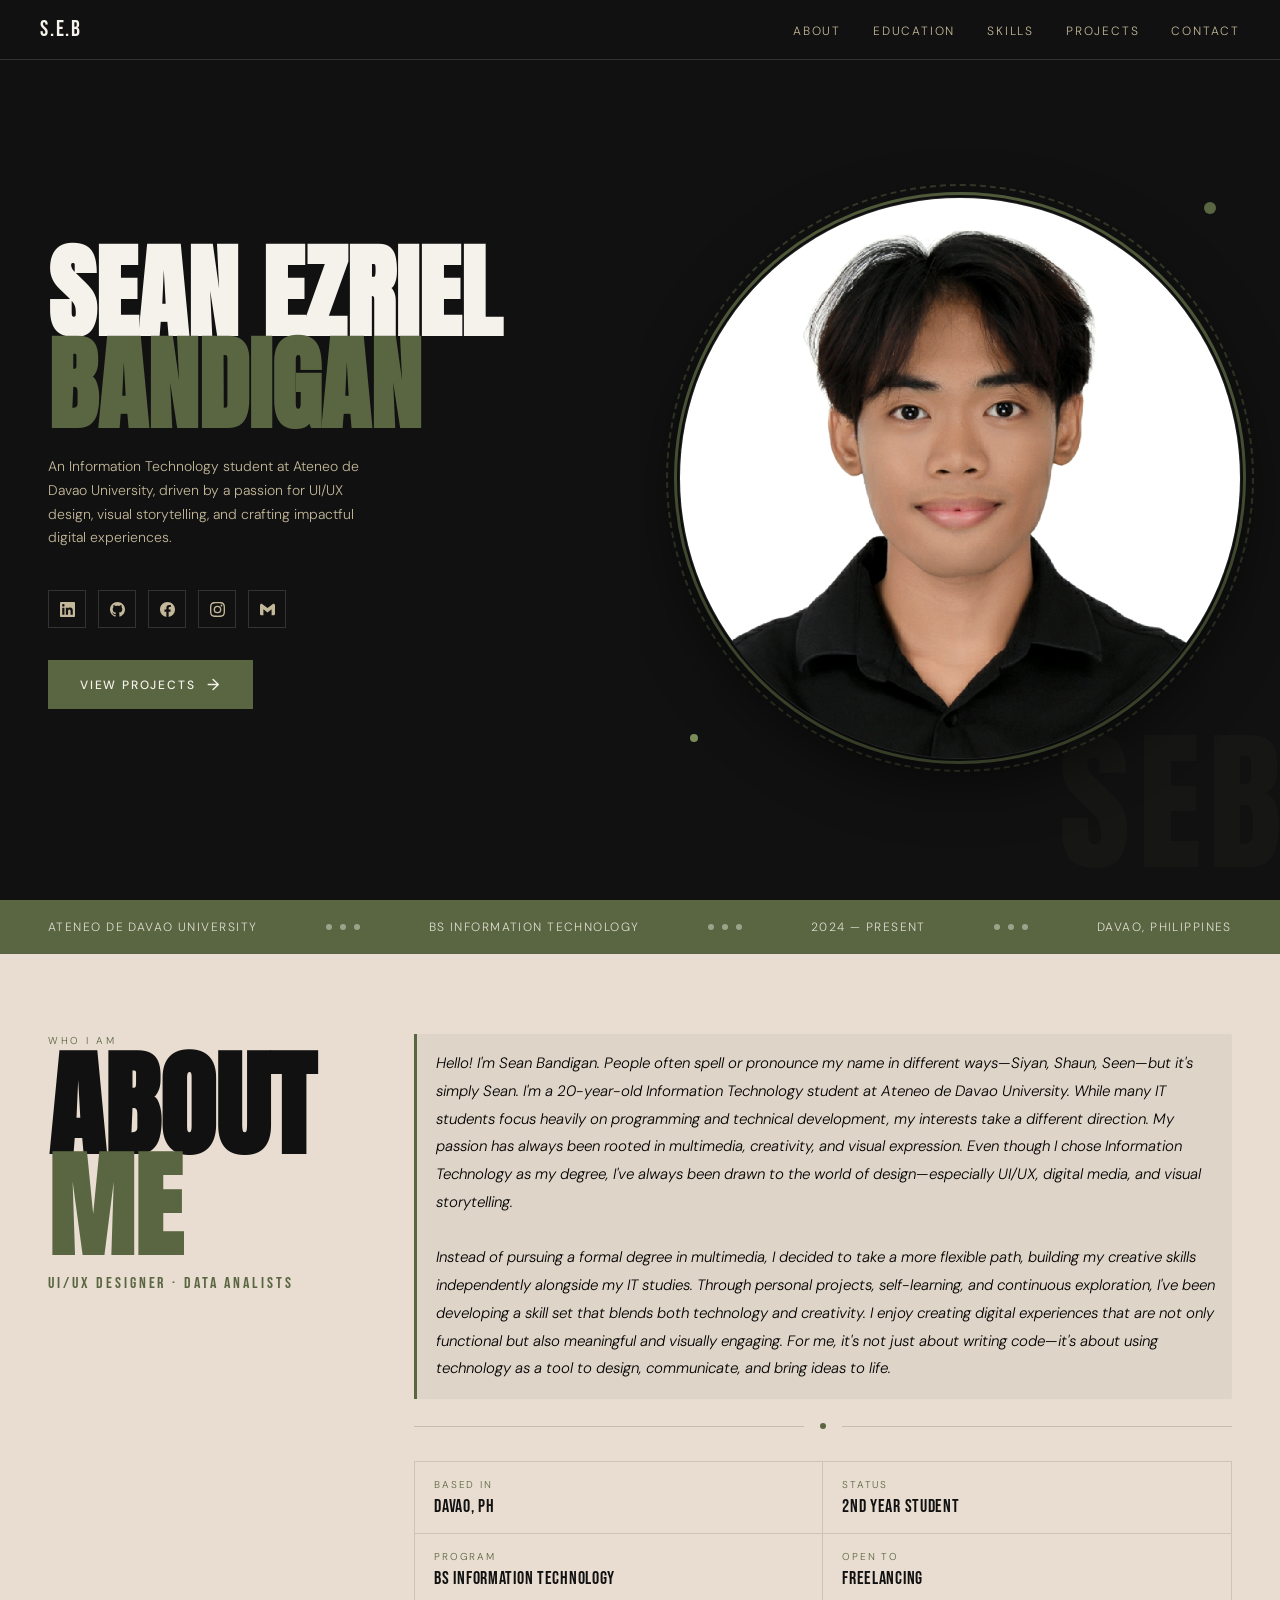
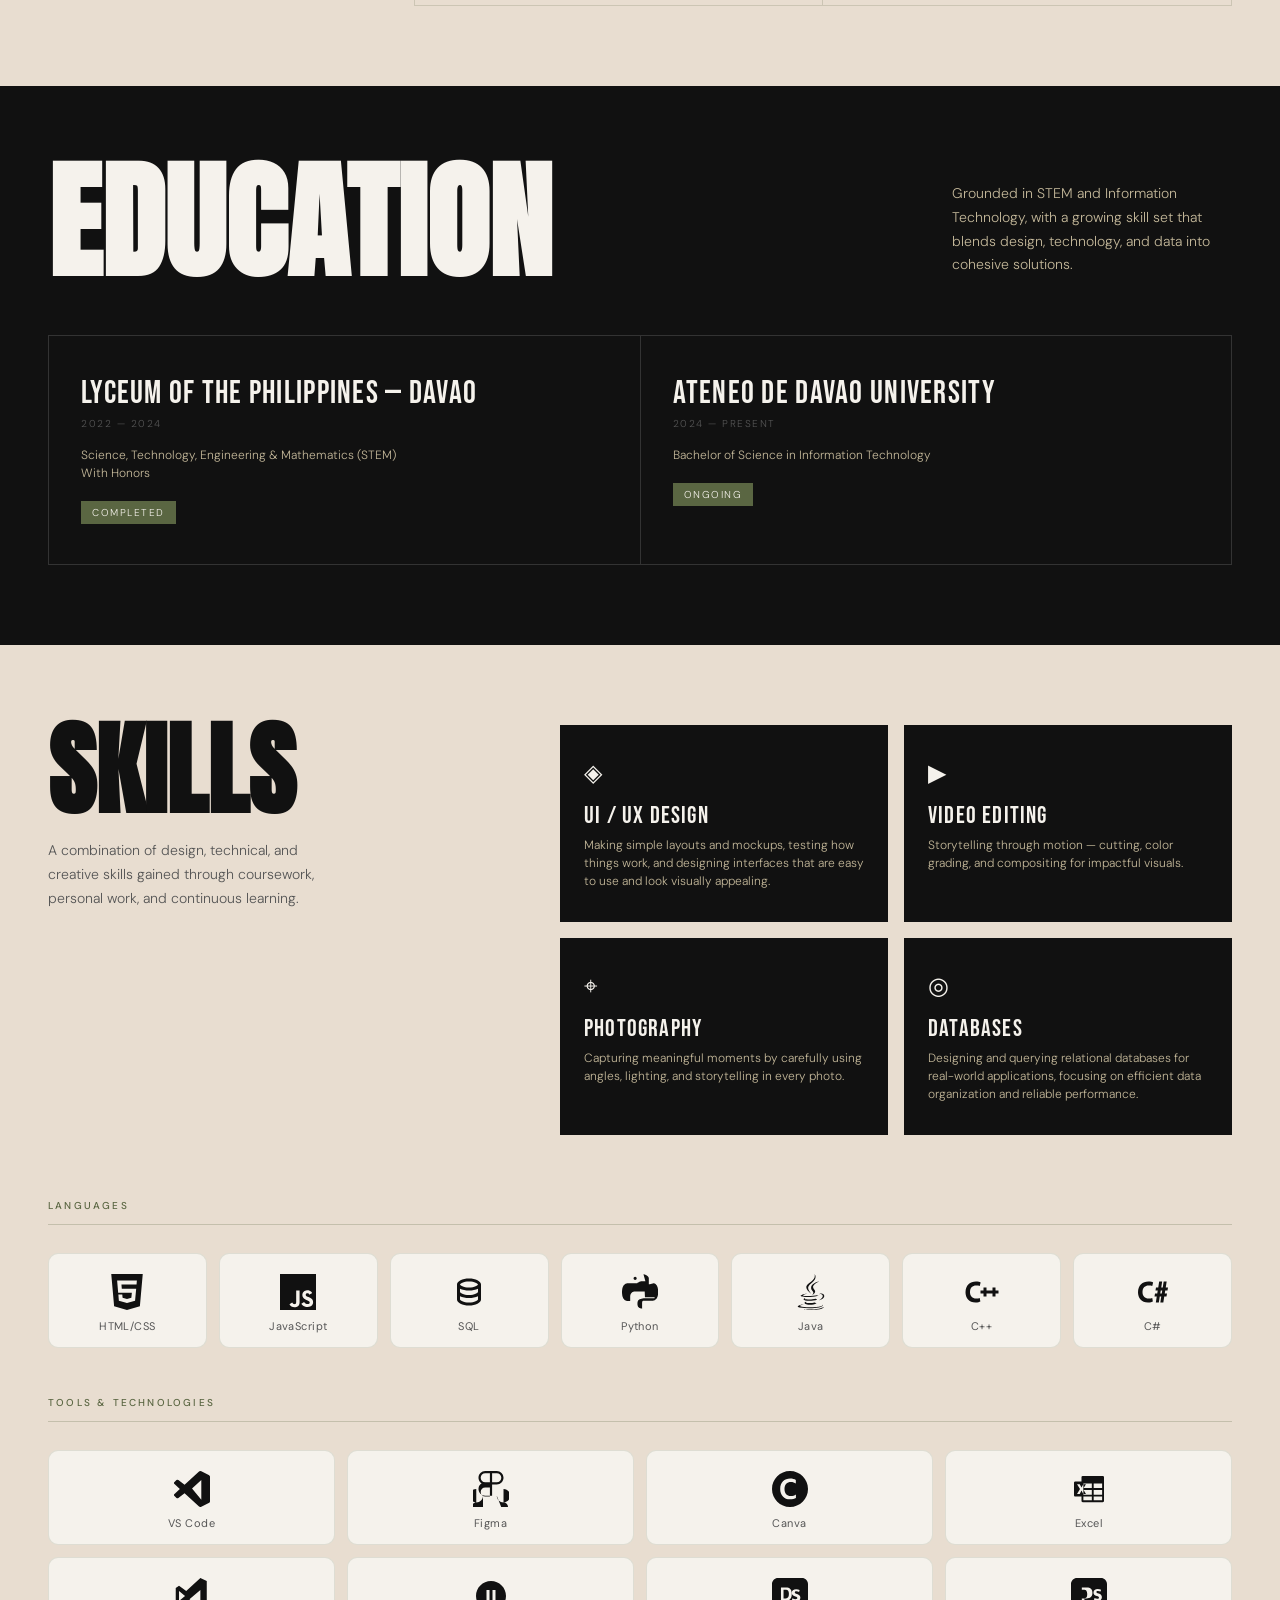
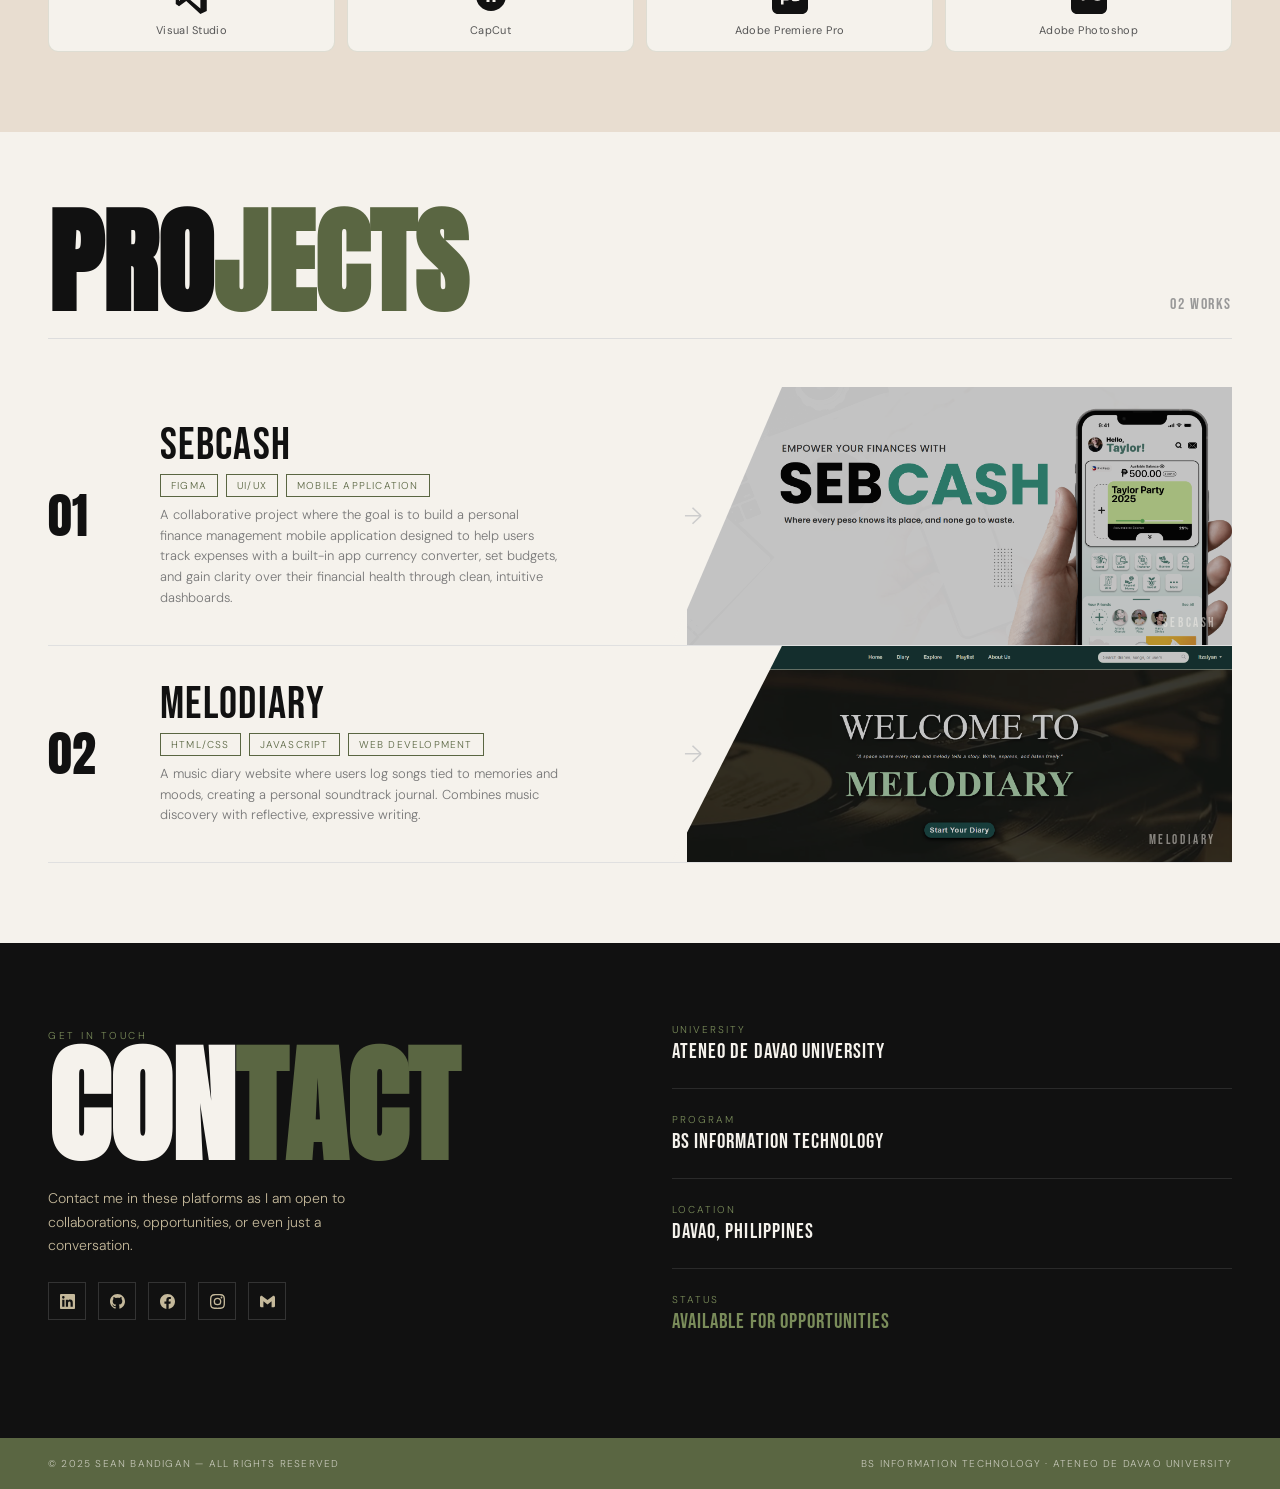
<file: index.html>
<!DOCTYPE html>
<html lang="en">
<head>
<meta charset="UTF-8">
<meta name="viewport" content="width=device-width, initial-scale=1.0">
<title>Sean Bandigan — Portfolio</title>
<link href="https://fonts.googleapis.com/css2?family=Anton&family=Bebas+Neue&family=DM+Sans:ital,wght@0,300;0,400;0,500;1,300&display=swap" rel="stylesheet">
<link rel="stylesheet" href="bandigan_portfolio.css">
</head>
<body>

<!-- NAV -->
<nav>
  <span class="nav-logo">S.E.B</span>
  <ul class="nav-links">
    <li><a href="#about">About</a></li>
    <li><a href="#education">Education</a></li>
    <li><a href="#skills">Skills</a></li>
    <li><a href="#projects">Projects</a></li>
    <li><a href="#contact">Contact</a></li>
  </ul>
  <div class="hamburger" onclick="toggleMenu()" aria-label="Menu">
    <span></span><span></span><span></span>
  </div>
</nav>

<div class="mobile-menu" id="mobileMenu">
  <a href="#about" onclick="toggleMenu()">About</a>
  <a href="#education" onclick="toggleMenu()">Education</a>
  <a href="#skills" onclick="toggleMenu()">Skills</a>
  <a href="#projects" onclick="toggleMenu()">Projects</a>
  <a href="#contact" onclick="toggleMenu()">Contact</a>
</div>

<!-- HERO -->
<section class="hero">
  <div class="hero-text reveal">
    <h1 class="hero-name">
      SEAN EZRIEL<br>
      <span class="line-2">BANDIGAN</span>
    </h1>
    <p class="hero-desc">
      An Information Technology student at Ateneo de Davao University, driven by a passion for UI/UX design, visual storytelling, and crafting impactful digital experiences.
    </p>
    <div class="hero-socials">
      <a href="https://linkedin.com/in/" target="_blank" class="social-btn" aria-label="LinkedIn">
        <svg xmlns="http://www.w3.org/2000/svg" viewBox="0 0 24 24" fill="currentColor"><path d="M20.447 20.452h-3.554v-5.569c0-1.328-.027-3.037-1.852-3.037-1.853 0-2.136 1.445-2.136 2.939v5.667H9.351V9h3.414v1.561h.046c.477-.9 1.637-1.85 3.37-1.85 3.601 0 4.267 2.37 4.267 5.455v6.286zM5.337 7.433a2.062 2.062 0 0 1-2.063-2.065 2.064 2.064 0 1 1 2.063 2.065zm1.782 13.019H3.555V9h3.564v11.452zM22.225 0H1.771C.792 0 0 .774 0 1.729v20.542C0 23.227.792 24 1.771 24h20.451C23.2 24 24 23.227 24 22.271V1.729C24 .774 23.2 0 22.222 0h.003z"/></svg>
      </a>
      <a href="https://github.com/" target="_blank" class="social-btn" aria-label="GitHub">
        <svg xmlns="http://www.w3.org/2000/svg" viewBox="0 0 24 24" fill="currentColor"><path d="M12 0C5.374 0 0 5.373 0 12c0 5.302 3.438 9.8 8.207 11.387.599.111.793-.261.793-.577v-2.234c-3.338.726-4.033-1.416-4.033-1.416-.546-1.387-1.333-1.756-1.333-1.756-1.089-.745.083-.729.083-.729 1.205.084 1.839 1.237 1.839 1.237 1.07 1.834 2.807 1.304 3.492.997.107-.775.418-1.305.762-1.604-2.665-.305-5.467-1.334-5.467-5.931 0-1.311.469-2.381 1.236-3.221-.124-.303-.535-1.524.117-3.176 0 0 1.008-.322 3.301 1.23A11.509 11.509 0 0 1 12 5.803c1.02.005 2.047.138 3.006.404 2.291-1.552 3.297-1.23 3.297-1.23.653 1.653.242 2.874.118 3.176.77.84 1.235 1.911 1.235 3.221 0 4.609-2.807 5.624-5.479 5.921.43.372.823 1.102.823 2.222v3.293c0 .319.192.694.801.576C20.566 21.797 24 17.3 24 12c0-6.627-5.373-12-12-12z"/></svg>
      </a>
      <a href="https://facebook.com/" target="_blank" class="social-btn" aria-label="Facebook">
        <svg xmlns="http://www.w3.org/2000/svg" viewBox="0 0 24 24" fill="currentColor"><path d="M24 12.073c0-6.627-5.373-12-12-12s-12 5.373-12 12c0 5.99 4.388 10.954 10.125 11.854v-8.385H7.078v-3.47h3.047V9.43c0-3.007 1.792-4.669 4.533-4.669 1.312 0 2.686.235 2.686.235v2.953H15.83c-1.491 0-1.956.925-1.956 1.874v2.25h3.328l-.532 3.47h-2.796v8.385C19.612 23.027 24 18.062 24 12.073z"/></svg>
      </a>
      <a href="https://instagram.com/" target="_blank" class="social-btn" aria-label="Instagram">
        <svg xmlns="http://www.w3.org/2000/svg" viewBox="0 0 24 24" fill="currentColor"><path d="M12 2.163c3.204 0 3.584.012 4.85.07 3.252.148 4.771 1.691 4.919 4.919.058 1.265.069 1.645.069 4.849 0 3.205-.012 3.584-.069 4.849-.149 3.225-1.664 4.771-4.919 4.919-1.266.058-1.644.07-4.85.07-3.204 0-3.584-.012-4.849-.07-3.26-.149-4.771-1.699-4.919-4.92-.058-1.265-.07-1.644-.07-4.849 0-3.204.013-3.583.07-4.849.149-3.227 1.664-4.771 4.919-4.919 1.266-.057 1.645-.069 4.849-.069zM12 0C8.741 0 8.333.014 7.053.072 2.695.272.273 2.69.073 7.052.014 8.333 0 8.741 0 12c0 3.259.014 3.668.072 4.948.2 4.358 2.618 6.78 6.98 6.98C8.333 23.986 8.741 24 12 24c3.259 0 3.668-.014 4.948-.072 4.354-.2 6.782-2.618 6.979-6.98.059-1.28.073-1.689.073-4.948 0-3.259-.014-3.667-.072-4.947-.196-4.354-2.617-6.78-6.979-6.98C15.668.014 15.259 0 12 0zm0 5.838a6.162 6.162 0 1 0 0 12.324 6.162 6.162 0 0 0 0-12.324zM12 16a4 4 0 1 1 0-8 4 4 0 0 1 0 8zm6.406-11.845a1.44 1.44 0 1 0 0 2.881 1.44 1.44 0 0 0 0-2.881z"/></svg>
      </a>
      <a href="mailto:youremail@gmail.com" class="social-btn" aria-label="Gmail">
        <svg xmlns="http://www.w3.org/2000/svg" viewBox="0 0 24 24" fill="currentColor"><path d="M24 5.457v13.909c0 .904-.732 1.636-1.636 1.636h-3.819V11.73L12 16.64l-6.545-4.91v9.273H1.636A1.636 1.636 0 0 1 0 19.366V5.457c0-2.023 2.309-3.178 3.927-1.964L5.455 4.64 12 9.548l6.545-4.910 1.528-1.145C21.69 2.28 24 3.434 24 5.457z"/></svg>
      </a>
    </div>
    <a href="#projects" class="hero-cta">View Projects <span class="arrow">→</span></a>
  </div>

  <div class="hero-photo-wrap">
    <div class="hero-photo-circle-container">
      <div class="hero-photo-ring"></div>
      <div class="hero-photo-circle">
        <img src="Bandigan_Portfolio.jpg" alt="Sean Bandigan" class="hero-photo" />
      </div>
      <div class="hero-photo-deco-dot hero-photo-deco-dot--1"></div>
      <div class="hero-photo-deco-dot hero-photo-deco-dot--2"></div>
    </div>
  </div>
</section>

<!-- ABOUT STRIP -->
<div class="about-strip">
  <p>Ateneo de Davao University</p>
  <div class="dots"><div class="dot"></div><div class="dot"></div><div class="dot"></div></div>
  <p>BS Information Technology</p>
  <div class="dots"><div class="dot"></div><div class="dot"></div><div class="dot"></div></div>
  <p>2024 — Present</p>
  <div class="dots"><div class="dot"></div><div class="dot"></div><div class="dot"></div></div>
  <p>Davao, Philippines</p>
</div>

<!-- ABOUT -->
<section class="about-section" id="about">
  <div class="about-inner">
    <div class="about-left reveal">
      <span class="section-label">Who I Am</span>
      <h2 class="big-heading">ABOUT<br><span>ME</span></h2>
      <span class="about-tagline">UI/UX Designer · Data Analists</span>
    </div>
    <div class="about-right reveal">
      <p class="about-para placeholder">
       Hello! I'm Sean Bandigan. People often spell or pronounce my name in different ways—Siyan, Shaun, Seen—but it's simply Sean. I'm a 20-year-old Information Technology student at Ateneo de Davao University. 
       While many IT students focus heavily on programming and technical development, my interests take a different direction. My passion has always been rooted in multimedia, creativity, and visual expression. 
       Even though I chose Information Technology as my degree, I've always been drawn to the world of design—especially UI/UX, digital media, and visual storytelling. 
       <br><br> Instead of pursuing a formal degree in multimedia, I decided to take a more flexible path, building my creative skills independently alongside my IT studies.
       Through personal projects, self-learning, and continuous exploration, I've been developing a skill set that blends both technology and creativity. 
       I enjoy creating digital experiences that are not only functional but also meaningful and visually engaging. 
       For me, it's not just about writing code—it's about using technology as a tool to design, communicate, and bring ideas to life.
      </p>
      <div class="about-divider">
        <div class="about-divider-line"></div>
        <div class="about-divider-dot"></div>
        <div class="about-divider-line"></div>
      </div>
      <div class="about-facts">
        <div class="about-fact">
          <div class="fact-label">Based In</div>
          <div class="fact-value">Davao, PH</div>
        </div>
        <div class="about-fact">
          <div class="fact-label">Status</div>
          <div class="fact-value">2nd Year Student</div>
        </div>
        <div class="about-fact">
          <div class="fact-label">Program</div>
          <div class="fact-value">BS Information Technology</div>
        </div>
        <div class="about-fact">
          <div class="fact-label">Open To</div>
          <div class="fact-value">Freelancing</div>
        </div>
      </div>
    </div>
  </div>
</section>

<!-- EDUCATION -->
<section class="education" id="education">
  <div class="edu-header reveal">
    <h2 class="big-heading edu-title">EDUCATION</h2>
    <p class="edu-intro">
      Grounded in STEM and Information Technology, with a growing skill set that blends design, technology, and data into cohesive solutions.
    </p>
  </div>
  <div class="edu-grid reveal">
    <div class="edu-card">
      <div class="edu-school">Lyceum of the Philippines — Davao</div>
      <div class="edu-year">2022 — 2024</div>
      <div class="edu-degree">Science, Technology, Engineering & Mathematics (STEM)<br>With Honors</div>
      <span class="edu-status">Completed</span>
    </div>
    <div class="edu-card">
      <div class="edu-school">Ateneo de Davao University</div>
      <div class="edu-year">2024 — Present</div>
      <div class="edu-degree">Bachelor of Science in Information Technology</div>
      <span class="edu-status">Ongoing</span>
    </div>
  </div>
</section>

<!-- SKILLS -->
<section class="skills-section" id="skills">
  <div class="skills-layout">
    <div class="skills-left reveal">
      <h2 class="big-heading">SKILLS</h2>
      <p class="skills-desc" style="margin-top:16px;">
        A combination of design, technical, and creative skills gained through coursework, personal work, and continuous learning.
      </p>
    </div>
    <div class="skills-grid reveal">
      <div class="skill-card">
        <div class="skill-icon">◈</div>
        <div class="skill-name">UI / UX Design</div>
        <div class="skill-desc">Making simple layouts and mockups, testing how things work, and designing interfaces that are easy to use and look visually appealing.</div>
      </div>
      <div class="skill-card">
        <div class="skill-icon">▶</div>
        <div class="skill-name">Video Editing</div>
        <div class="skill-desc">Storytelling through motion — cutting, color grading, and compositing for impactful visuals.</div>
      </div>
      <div class="skill-card">
        <div class="skill-icon">⌖</div>
        <div class="skill-name">Photography</div>
        <div class="skill-desc">Capturing meaningful moments by carefully using angles, lighting, and storytelling in every photo.</div>
      </div>
      <div class="skill-card">
        <div class="skill-icon">◎</div>
        <div class="skill-name">Databases</div>
        <div class="skill-desc">Designing and querying relational databases for real-world applications, focusing on efficient data organization and reliable performance.</div>
      </div>
    </div>
  </div>

  <!-- TECH STACK -->
  <div class="tech-stack reveal">

    <div class="tech-group">
      <div class="tech-group-label">Languages</div>
      <div class="tech-divider"></div>
      <div class="tech-icons-grid tech-icons-grid--7">

        <div class="tech-icon-card">
          <div class="tech-icon-img">
            <svg viewBox="0 0 24 24" fill="currentColor"><path d="M1.5 0h21l-1.91 21.563L11.977 24l-8.564-2.438L1.5 0zm7.031 9.75l-.232-2.718 10.059.003.23-2.622L5.412 4.41l.698 8.01h9.126l-.326 3.426-2.91.804-2.955-.81-.188-2.11H6.248l.33 4.171L12 19.351l5.379-1.443.744-8.157H8.531z"/></svg>
          </div>
          <span class="tech-icon-label">HTML/CSS</span>
        </div>

        <div class="tech-icon-card">
          <div class="tech-icon-img">
            <svg viewBox="0 0 24 24" fill="currentColor"><path d="M0 0h24v24H0V0zm22.034 18.276c-.175-1.095-.888-2.015-3.003-2.873-.736-.345-1.554-.585-1.797-1.14-.091-.33-.105-.51-.046-.705.15-.646.915-.84 1.515-.66.39.12.75.42.976.9 1.034-.676 1.034-.676 1.755-1.125-.27-.42-.404-.601-.586-.78-.63-.705-1.469-1.065-2.834-1.034l-.705.089c-.676.165-1.32.525-1.71 1.005-1.14 1.291-.811 3.541.569 4.471 1.365 1.02 3.361 1.244 3.616 2.205.24 1.17-.87 1.545-1.966 1.41-.811-.18-1.26-.586-1.755-1.336l-1.83 1.051c.21.48.45.689.81 1.109 1.74 1.756 6.09 1.666 6.871-1.004.029-.09.24-.705.074-1.65l.046.067zm-8.983-7.245h-2.248c0 1.938-.009 3.864-.009 5.805 0 1.232.063 2.363-.138 2.711-.33.689-1.18.601-1.566.48-.396-.196-.597-.466-.83-.855-.063-.105-.11-.196-.127-.196l-1.825 1.125c.305.63.75 1.172 1.324 1.517.855.51 2.004.675 3.207.405.783-.226 1.458-.691 1.811-1.411.51-.93.402-2.07.397-3.346.012-2.054 0-4.109 0-6.179l.004-.056z"/></svg>
          </div>
          <span class="tech-icon-label">JavaScript</span>
        </div>

        <div class="tech-icon-card">
          <div class="tech-icon-img">
            <svg viewBox="0 0 24 24" fill="currentColor"><path d="M12 3C7.58 3 4 4.79 4 7v10c0 2.21 3.58 4 8 4s8-1.79 8-4V7c0-2.21-3.58-4-8-4zm6 14c0 .55-2.24 2-6 2s-6-1.45-6-2v-2.23c1.61.78 3.72 1.23 6 1.23s4.39-.45 6-1.23V17zm0-5c0 .55-2.24 2-6 2s-6-1.45-6-2v-2.23C7.61 10.55 9.72 11 12 11s4.39-.45 6-1.23V12zm-6-3C8.24 9 6 7.55 6 7s2.24-2 6-2 6 1.45 6 2-2.24 2-6 2z"/></svg>
          </div>
          <span class="tech-icon-label">SQL</span>
        </div>

        <div class="tech-icon-card">
          <div class="tech-icon-img">
            <svg viewBox="0 0 24 24" fill="currentColor"><path d="M14.31.18l.9.2.73.26.59.3.45.32.34.34.25.34.16.33.1.3.04.26.02.2-.01.13V8.5l-.05.63-.13.55-.21.46-.26.38-.3.31-.33.25-.35.19-.35.14-.33.1-.3.07-.26.04-.21.02H8.83l-.69.05-.59.14-.5.22-.41.27-.33.32-.27.35-.2.36-.15.37-.1.35-.07.32-.04.27-.02.21v3.06H3.23l-.21-.03-.28-.07-.32-.12-.35-.18-.36-.26-.36-.36-.35-.46-.32-.59-.28-.73-.21-.88-.14-1.05L0 11.97l.06-1.22.16-1.04.24-.87.32-.71.36-.57.4-.44.42-.33.42-.24.4-.16.36-.1.32-.05.26-.02.2-.01h5.96l.24-.05.18-.11.16-.17.12-.23.08-.28.04-.33V6.25l.02-.19.05-.2.1-.2.18-.2.27-.18.38-.17.5-.14.63-.1.77-.06.92-.02 1.08.02zm-6.3 1.98l-.23.33-.08.41.08.41.23.34.33.22.41.09.41-.09.33-.22.23-.34.08-.41-.08-.41-.23-.33-.33-.22-.41-.09-.41.09-.33.22zM21.1 6.11l.28.06.32.12.35.18.36.27.36.35.35.47.32.59.28.73.21.88.14 1.04.05 1.23-.06 1.23-.16 1.04-.24.86-.32.71-.36.57-.4.45-.42.33-.42.24-.4.16-.36.09-.32.05-.26.02-.2.01h-5.96l-.24.05-.18.11-.16.17-.12.23-.08.28-.04.33-.02.19v3.95H14.9l-.83-.01-.77-.04-.63-.08-.52-.13-.42-.17-.35-.2-.29-.25-.25-.29-.2-.34-.16-.39-.1-.43-.06-.48-.02-.53.02-.53.06-.49.1-.43.15-.39.22-.34.27-.29.34-.26.41-.23.5-.2.6-.16.72-.12.84-.08.98-.03h5.73l.18-.01.13-.03.09-.05.07-.07.04-.09.02-.12-.02-.12-.04-.09-.07-.07-.09-.05-.13-.03-.18-.01H15.3L15 8.3l-.04-.21-.04-.21.03-.2.06-.18.11-.17.16-.15.22-.12.3-.09.38-.07.48-.04.59-.02h1.06l.25-.02z"/></svg>
          </div>
          <span class="tech-icon-label">Python</span>
        </div>

        <div class="tech-icon-card">
          <div class="tech-icon-img">
            <svg viewBox="0 0 24 24" fill="currentColor"><path d="M8.851 18.56s-.917.534.653.714c1.902.218 2.874.187 4.969-.211 0 0 .552.346 1.321.646-4.699 2.013-10.633-.118-6.943-1.149M8.276 15.933s-1.028.761.542.924c2.032.209 3.636.227 6.413-.308 0 0 .384.389.987.602-5.679 1.661-12.007.13-7.942-1.218M13.116 11.475c1.158 1.333-.304 2.533-.304 2.533s2.939-1.518 1.589-3.418c-1.261-1.772-2.228-2.652 3.007-5.688 0-.001-8.216 2.051-4.292 6.573M19.33 20.504s.679.559-.747.991c-2.712.822-11.288 1.069-13.669.033-.856-.373.75-.89 1.254-.998.527-.114.828-.093.828-.093-.953-.671-6.156 1.317-2.643 1.887 9.58 1.553 17.462-.7 14.977-1.82M9.292 13.21s-4.362 1.036-1.544 1.412c1.189.159 3.561.123 5.77-.062 1.806-.152 3.618-.477 3.618-.477s-.637.272-1.098.587c-4.429 1.165-12.986.623-10.522-.568 2.082-1.006 3.776-.892 3.776-.892M17.116 17.584c4.503-2.34 2.421-4.589.968-4.285-.355.074-.515.138-.515.138s.132-.207.385-.297c2.875-1.011 5.086 2.981-.928 4.562 0-.001.07-.062.09-.118M14.401 0s2.494 2.494-2.365 6.33c-3.896 3.077-.888 4.832-.001 6.836-2.274-2.053-3.943-3.858-2.824-5.539 1.644-2.469 6.197-3.665 5.19-7.627M9.734 23.924c4.322.277 10.959-.153 11.116-2.198 0 0-.302.775-3.572 1.391-3.688.694-8.239.613-10.937.168 0-.001.553.457 3.393.639"/></svg>
          </div>
          <span class="tech-icon-label">Java</span>
        </div>

        <div class="tech-icon-card">
          <div class="tech-icon-img">
            <svg viewBox="0 0 24 24" fill="currentColor"><path d="M10.5 15.97l.41 2.44c-.26.14-.68.27-1.24.39-.57.13-1.24.2-2.01.2-2.21-.04-3.87-.7-4.98-1.96C1.56 15.77 1 14.16 1 12.21c.05-2.31.72-4.08 2-5.32C4.32 5.64 5.96 5 7.94 5c.75 0 1.4.07 1.94.19s.94.25 1.2.4l-.58 2.49-1.06-.34c-.4-.1-.86-.15-1.39-.15-1.16-.01-2.12.36-2.87 1.1-.76.73-1.15 1.85-1.18 3.34 0 1.36.37 2.42 1.08 3.2.71.77 1.71 1.17 2.99 1.18l1.33-.12c.44-.1.81-.24 1.1-.32M13 9h2v2h2v2h-2v2h-2v-2h-2v-2h2zm6 0h2v2h2v2h-2v2h-2v-2h-2v-2h2z"/></svg>
          </div>
          <span class="tech-icon-label">C++</span>
        </div>

        <div class="tech-icon-card">
          <div class="tech-icon-img">
            <svg viewBox="0 0 24 24" fill="currentColor"><path d="M11.5 15.97l.41 2.44c-.26.14-.68.27-1.24.39-.57.13-1.24.2-2.01.2-2.21-.04-3.87-.7-4.98-1.96C2.56 15.77 2 14.16 2 12.21c.05-2.31.72-4.08 2-5.32C5.32 5.64 6.96 5 8.94 5c.75 0 1.4.07 1.94.19s.94.25 1.2.4l-.58 2.49-1.06-.34c-.4-.1-.86-.15-1.39-.15-1.16-.01-2.12.36-2.87 1.1-.76.73-1.15 1.85-1.18 3.34 0 1.36.37 2.42 1.08 3.2.71.77 1.71 1.17 2.99 1.18l1.33-.12c.44-.1.81-.24 1.1-.32M13.89 19l.61-4H13l.34-2h1.5l.32-2h-1.5L14 9h1.5l.61-4h2l-.61 4h1l.61-4h2l-.61 4H22l-.34 2h-1.5l-.32 2h1.5L21 15h-1.5l-.61 4h-2l.61-4h-1l-.61 4h-2m2.95-6h1l.32-2h-1l-.32 2z"/></svg>
          </div>
          <span class="tech-icon-label">C#</span>
        </div>

      </div>
    </div>

    <div class="tech-group">
      <div class="tech-group-label">Tools &amp; Technologies</div>
      <div class="tech-divider"></div>
      <div class="tech-icons-grid tech-icons-grid--8">

        <div class="tech-icon-card">
          <div class="tech-icon-img">
            <svg viewBox="0 0 24 24" fill="currentColor"><path d="M23.15 2.587L18.21.21a1.494 1.494 0 0 0-1.705.29l-9.46 8.63-4.12-3.128a.999.999 0 0 0-1.276.057L.327 7.261A1 1 0 0 0 .326 8.74L3.899 12 .326 15.26a1 1 0 0 0 .001 1.479L1.65 17.94a.999.999 0 0 0 1.276.057l4.12-3.128 9.46 8.63a1.492 1.492 0 0 0 1.704.29l4.942-2.377A1.5 1.5 0 0 0 24 19.86V4.14a1.5 1.5 0 0 0-.85-1.553zM18.21 19.09l-6.18-7.394 6.18-5.66v13.054z"/></svg>
          </div>
          <span class="tech-icon-label">VS Code</span>
        </div>

        <div class="tech-icon-card">
          <div class="tech-icon-img">
            <svg viewBox="0 0 24 24" fill="currentColor"><path d="M15.852 8.981h-4.588V0h4.588c2.476 0 4.49 2.014 4.49 4.49s-2.014 4.491-4.49 4.491zM12.735 7.51h3.117c1.665 0 3.019-1.355 3.019-3.02s-1.354-3.02-3.019-3.02h-3.117V7.51zm0 1.471H8.148c-2.476 0-4.49-2.015-4.49-4.491S5.672 0 8.148 0h4.588v8.981zm-4.587-7.51c-1.665 0-3.019 1.355-3.019 3.02s1.354 3.02 3.019 3.02h3.117V1.471H8.148zm4.587 15.019H8.148c-2.476 0-4.49-2.014-4.49-4.49s2.014-4.49 4.49-4.49h4.588v8.98zM8.148 10.98c-1.665 0-3.019 1.355-3.019 3.02s1.354 3.019 3.019 3.019h3.117v-6.039H8.148zm-1.471 5.49c0 2.476-2.014 4.49-4.49 4.49S-2.303 18.946-2.303 16.47s2.014-4.49 4.49-4.49v8.98c-1.665 0-3.019 1.355-3.019 3.019s1.354 3.02 3.019 3.02 3.019-1.355 3.019-3.02H6.677zm9.175 0c0 2.476 2.014 4.49 4.49 4.49s4.49-2.014 4.49-4.49-2.014-4.49-4.49-4.49v8.98c1.665 0 3.019 1.355 3.019 3.019s-1.354 3.02-3.019 3.02-3.019-1.355-3.019-3.02h1.471z"/></svg>
          </div>
          <span class="tech-icon-label">Figma</span>
        </div>

        <div class="tech-icon-card">
          <div class="tech-icon-img">
            <svg viewBox="0 0 24 24" fill="currentColor"><path d="M12 0C5.373 0 0 5.373 0 12s5.373 12 12 12 12-5.373 12-12S18.627 0 12 0zm-.057 18.907c-3.78 0-6.475-2.626-6.475-6.918 0-4.256 2.77-6.909 6.663-6.909 1.508 0 2.863.368 3.755.892v2.32c-.885-.583-2.017-.998-3.293-.998-2.554 0-4.264 1.756-4.264 4.677 0 2.954 1.644 4.72 4.18 4.72 1.333 0 2.45-.412 3.433-1.066v2.354c-.908.579-2.265.928-3.999.928z"/></svg>
          </div>
          <span class="tech-icon-label">Canva</span>
        </div>

        <div class="tech-icon-card">
          <div class="tech-icon-img">
            <svg viewBox="0 0 24 24" fill="currentColor"><path d="M21.17 3.25Q21.5 3.25 21.76 3.5 22 3.74 22 4.08V19.92Q22 20.26 21.76 20.5 21.5 20.75 21.17 20.75H7.83Q7.5 20.75 7.24 20.5 7 20.26 7 19.92V17H2.83Q2.5 17 2.24 16.76 2 16.5 2 16.17V7.83Q2 7.5 2.24 7.24 2.5 7 2.83 7H7V4.08Q7 3.74 7.24 3.5 7.5 3.25 7.83 3.25M7 13.06L8.18 15.28H9.97L8 12.06 9.97 8.84H8.18L7 11.06 5.82 8.84H4.03L6 12.06 4.03 15.28H5.82M13.88 19.5V17H8.25V19.5M13.88 15.75V12.63H8.25V15.75M13.88 11.38V8.25H8.25V11.38M20.75 19.5V17H15.13V19.5M20.75 15.75V12.63H15.13V15.75M20.75 11.38V8.25H15.13V11.38Z"/></svg>
          </div>
          <span class="tech-icon-label">Excel</span>
        </div>

        <div class="tech-icon-card">
          <div class="tech-icon-img">
            <svg viewBox="0 0 24 24" fill="currentColor"><path d="M17.583.063l-9.433 8.637L3.35 5.187 1.16 6.588v10.818l2.19 1.4 4.8-3.513 9.433 8.637 4.257-1.99V2.053L17.583.063zM3.35 15.388V8.612l4.013 3.388L3.35 15.388zm14.233 4.937l-7.29-6.153 7.29-6.15v12.303z"/></svg>
          </div>
          <span class="tech-icon-label">Visual Studio</span>
        </div>

        <div class="tech-icon-card">
          <div class="tech-icon-img">
            <svg viewBox="0 0 24 24" fill="currentColor"><path d="M12 2C6.48 2 2 6.48 2 12s4.48 10 10 10 10-4.48 10-10S17.52 2 12 2zm-1 14H9V8h2v8zm4 0h-2V8h2v8z"/></svg>
          </div>
          <span class="tech-icon-label">CapCut</span>
        </div>

        <div class="tech-icon-card">
          <div class="tech-icon-img">
            <svg viewBox="0 0 24 24" fill="currentColor"><path d="M19.974 0H4.026C1.8 0 0 1.8 0 4.026v15.948C0 22.2 1.8 24 4.026 24h15.948C22.2 24 24 22.2 24 19.974V4.026C24 1.8 22.2 0 19.974 0zM9.468 14.997H7.686v2.619H5.976V6.384h3.384c2.448 0 3.78 1.152 3.78 4.176v.198c0 2.826-1.278 4.239-3.672 4.239zm8.577.126c-.504.288-1.26.432-2.106.432-1.044 0-2.052-.27-2.7-.63l.378-1.404c.612.36 1.404.576 2.214.576.684 0 1.062-.252 1.062-.72v-.036c0-.468-.306-.702-1.404-1.044-1.638-.504-2.286-1.26-2.286-2.448v-.036c0-1.44 1.134-2.394 2.88-2.394.918 0 1.746.216 2.34.54l-.36 1.404a4.29 4.29 0 0 0-1.872-.468c-.63 0-.972.252-.972.666v.036c0 .432.324.648 1.476 1.008 1.602.504 2.214 1.26 2.214 2.466v.036c0 1.494-1.044 2.394-2.864 2.466zM9.36 7.794H7.686v5.796h1.602c1.278 0 1.98-.738 1.98-2.862v-.198c0-2.016-.684-2.736-1.908-2.736z"/></svg>
          </div>
          <span class="tech-icon-label">Adobe Premiere Pro</span>
        </div>

        <div class="tech-icon-card">
          <div class="tech-icon-img">
            <svg viewBox="0 0 24 24" fill="currentColor"><path d="M19.974 0H4.026C1.8 0 0 1.8 0 4.026v15.948C0 22.2 1.8 24 4.026 24h15.948C22.2 24 24 22.2 24 19.974V4.026C24 1.8 22.2 0 19.974 0zM8.954 14.997H7.218V6.384h3.33c2.394 0 3.726 1.152 3.726 3.474v.162c0 2.448-1.494 3.582-3.888 3.582H8.954v1.395zm8.505.162c-.774 0-1.53-.18-2.124-.504l.342-1.278c.558.306 1.206.486 1.872.486.738 0 1.098-.288 1.098-.738v-.036c0-.486-.324-.72-1.44-1.062-1.602-.486-2.214-1.224-2.214-2.376v-.036c0-1.404 1.098-2.322 2.808-2.322.864 0 1.656.198 2.232.504l-.324 1.278a3.957 3.957 0 0 0-1.782-.45c-.666 0-1.008.27-1.008.666v.036c0 .432.342.648 1.494.99 1.566.486 2.16 1.224 2.16 2.412v.036c0 1.476-1.044 2.394-2.914 2.394zM8.882 7.794H7.218v5.796h1.548c1.35 0 2.052-.738 2.052-2.7v-.162c0-2.016-.738-2.934-1.936-2.934z"/></svg>
          </div>
          <span class="tech-icon-label">Adobe Photoshop</span>
        </div>

      </div>
    </div>
  </div>
</section>

<!-- PROJECTS -->
<section class="projects-section" id="projects">
  <div class="projects-header reveal">
    <h2 class="big-heading">PRO<span>JECTS</span></h2>
    <span class="proj-count">02 Works</span>
  </div>
  <div class="projects-list reveal">

    <!-- PROJECT 01 -->
    <div class="project-item">
      <div class="proj-text">
        <div class="proj-num">01</div>
        <div class="proj-info">
          <div class="proj-title">SebCash</div>
          <div class="proj-tags">
            <span class="proj-tag">Figma</span>
            <span class="proj-tag">UI/UX</span>
            <span class="proj-tag">Mobile Application</span>
          </div>
          <p class="proj-desc">A collaborative project where the goal is to build a personal finance management mobile application designed to help users track expenses with a built-in app currency converter, set budgets, and gain clarity over their financial health through clean, intuitive dashboards.</p>
        </div>
        <div class="proj-arrow">→</div>
      </div>
      <div class="proj-image">
        <img src="proj2.png" alt="SebCash project preview" />
        <div class="proj-image-label">SebCash</div>
      </div>
    </div>

    <!-- PROJECT 02 -->
    <div class="project-item">
      <div class="proj-text">
        <div class="proj-num">02</div>
        <div class="proj-info">
          <div class="proj-title">Melodiary</div>
          <div class="proj-tags">
            <span class="proj-tag">HTML/CSS</span>
            <span class="proj-tag">JavaScript</span>
            <span class="proj-tag">Web Development</span>
          </div>
          <p class="proj-desc">A music diary website where users log songs tied to memories and moods, creating a personal soundtrack journal. Combines music discovery with reflective, expressive writing.</p>
        </div>
        <div class="proj-arrow">→</div>
      </div>
      <div class="proj-image">
        <img src="proj1.png" alt="Melodiary project preview" />
        <div class="proj-image-label">Melodiary</div>
      </div>
    </div>

  </div>
</section>

<!-- CONTACT -->
<section class="contact-section" id="contact">
  <div class="reveal">
    <span class="section-label" style="color:var(--olive-light)">Get In Touch</span>
    <h2 class="big-heading contact-title">CON<span>TACT</span></h2>
    <p class="contact-sub">Contact me in these platforms as I am open to collaborations, opportunities, or even just a conversation.</p>
    <div class="hero-socials" style="margin-top:24px;">
      <a href="https://linkedin.com/in/" target="_blank" class="social-btn" aria-label="LinkedIn">
        <svg xmlns="http://www.w3.org/2000/svg" viewBox="0 0 24 24" fill="currentColor"><path d="M20.447 20.452h-3.554v-5.569c0-1.328-.027-3.037-1.852-3.037-1.853 0-2.136 1.445-2.136 2.939v5.667H9.351V9h3.414v1.561h.046c.477-.9 1.637-1.85 3.37-1.85 3.601 0 4.267 2.37 4.267 5.455v6.286zM5.337 7.433a2.062 2.062 0 0 1-2.063-2.065 2.064 2.064 0 1 1 2.063 2.065zm1.782 13.019H3.555V9h3.564v11.452zM22.225 0H1.771C.792 0 0 .774 0 1.729v20.542C0 23.227.792 24 1.771 24h20.451C23.2 24 24 23.227 24 22.271V1.729C24 .774 23.2 0 22.222 0h.003z"/></svg>
      </a>
      <a href="https://github.com/" target="_blank" class="social-btn" aria-label="GitHub">
        <svg xmlns="http://www.w3.org/2000/svg" viewBox="0 0 24 24" fill="currentColor"><path d="M12 0C5.374 0 0 5.373 0 12c0 5.302 3.438 9.8 8.207 11.387.599.111.793-.261.793-.577v-2.234c-3.338.726-4.033-1.416-4.033-1.416-.546-1.387-1.333-1.756-1.333-1.756-1.089-.745.083-.729.083-.729 1.205.084 1.839 1.237 1.839 1.237 1.07 1.834 2.807 1.304 3.492.997.107-.775.418-1.305.762-1.604-2.665-.305-5.467-1.334-5.467-5.931 0-1.311.469-2.381 1.236-3.221-.124-.303-.535-1.524.117-3.176 0 0 1.008-.322 3.301 1.23A11.509 11.509 0 0 1 12 5.803c1.02.005 2.047.138 3.006.404 2.291-1.552 3.297-1.23 3.297-1.23.653 1.653.242 2.874.118 3.176.77.84 1.235 1.911 1.235 3.221 0 4.609-2.807 5.624-5.479 5.921.43.372.823 1.102.823 2.222v3.293c0 .319.192.694.801.576C20.566 21.797 24 17.3 24 12c0-6.627-5.373-12-12-12z"/></svg>
      </a>
      <a href="https://facebook.com/" target="_blank" class="social-btn" aria-label="Facebook">
        <svg xmlns="http://www.w3.org/2000/svg" viewBox="0 0 24 24" fill="currentColor"><path d="M24 12.073c0-6.627-5.373-12-12-12s-12 5.373-12 12c0 5.99 4.388 10.954 10.125 11.854v-8.385H7.078v-3.47h3.047V9.43c0-3.007 1.792-4.669 4.533-4.669 1.312 0 2.686.235 2.686.235v2.953H15.83c-1.491 0-1.956.925-1.956 1.874v2.25h3.328l-.532 3.47h-2.796v8.385C19.612 23.027 24 18.062 24 12.073z"/></svg>
      </a>
      <a href="https://instagram.com/" target="_blank" class="social-btn" aria-label="Instagram">
        <svg xmlns="http://www.w3.org/2000/svg" viewBox="0 0 24 24" fill="currentColor"><path d="M12 2.163c3.204 0 3.584.012 4.85.07 3.252.148 4.771 1.691 4.919 4.919.058 1.265.069 1.645.069 4.849 0 3.205-.012 3.584-.069 4.849-.149 3.225-1.664 4.771-4.919 4.919-1.266.058-1.644.07-4.85.07-3.204 0-3.584-.012-4.849-.07-3.26-.149-4.771-1.699-4.919-4.92-.058-1.265-.07-1.644-.07-4.849 0-3.204.013-3.583.07-4.849.149-3.227 1.664-4.771 4.919-4.919 1.266-.057 1.645-.069 4.849-.069zM12 0C8.741 0 8.333.014 7.053.072 2.695.272.273 2.69.073 7.052.014 8.333 0 8.741 0 12c0 3.259.014 3.668.072 4.948.2 4.358 2.618 6.78 6.98 6.98C8.333 23.986 8.741 24 12 24c3.259 0 3.668-.014 4.948-.072 4.354-.2 6.782-2.618 6.979-6.98.059-1.28.073-1.689.073-4.948 0-3.259-.014-3.667-.072-4.947-.196-4.354-2.617-6.78-6.979-6.98C15.668.014 15.259 0 12 0zm0 5.838a6.162 6.162 0 1 0 0 12.324 6.162 6.162 0 0 0 0-12.324zM12 16a4 4 0 1 1 0-8 4 4 0 0 1 0 8zm6.406-11.845a1.44 1.44 0 1 0 0 2.881 1.44 1.44 0 0 0 0-2.881z"/></svg>
      </a>
      <a href="mailto:youremail@gmail.com" class="social-btn" aria-label="Gmail">
        <svg xmlns="http://www.w3.org/2000/svg" viewBox="0 0 24 24" fill="currentColor"><path d="M24 5.457v13.909c0 .904-.732 1.636-1.636 1.636h-3.819V11.73L12 16.64l-6.545-4.91v9.273H1.636A1.636 1.636 0 0 1 0 19.366V5.457c0-2.023 2.309-3.178 3.927-1.964L5.455 4.64 12 9.548l6.545-4.910 1.528-1.145C21.69 2.28 24 3.434 24 5.457z"/></svg>
      </a>
    </div>
  </div>
  <div class="contact-right reveal">
    <div class="contact-item">
      <span class="contact-item-label">University</span>
      <span class="contact-item-value">Ateneo de Davao University</span>
    </div>
    <div class="contact-item">
      <span class="contact-item-label">Program</span>
      <span class="contact-item-value">BS Information Technology</span>
    </div>
    <div class="contact-item">
      <span class="contact-item-label">Location</span>
      <span class="contact-item-value">Davao, Philippines</span>
    </div>
    <div class="contact-item" style="border:none;">
      <span class="contact-item-label">Status</span>
      <span class="contact-item-value" style="color:var(--olive-light)">Available for opportunities</span>
    </div>
  </div>
</section>

<!-- FOOTER -->
<footer>
  <p>© 2025 Sean Bandigan — All Rights Reserved</p>
  <p>BS Information Technology · Ateneo de Davao University</p>
</footer>

<script>
  function toggleMenu() {
    const menu = document.getElementById('mobileMenu');
    menu.classList.toggle('open');
  }

  const reveals = document.querySelectorAll('.reveal');
  const observer = new IntersectionObserver((entries) => {
    entries.forEach((entry, i) => {
      if (entry.isIntersecting) {
        setTimeout(() => entry.target.classList.add('visible'), i * 80);
      }
    });
  }, { threshold: 0.1 });
  reveals.forEach(el => observer.observe(el));

  document.querySelectorAll('.hero .reveal').forEach(el => {
    setTimeout(() => el.classList.add('visible'), 200);
  });
</script>
</body>
</html>
</file>
<file: bandigan_portfolio.css>
:root {
  --black: #111111;
  --white: #f5f2ec;
  --olive: #5a6642;
  --olive-light: #7a8c5a;
  --beige: #e8ddd0;
  --pink: #d4b8a8;
  --accent: #c4b89a;
}

*,
*::before,
*::after {
  box-sizing: border-box;
  margin: 0;
  padding: 0;
}

html {
  scroll-behavior: smooth;
}

body {
  background: var(--white);
  color: var(--black);
  font-family: 'DM Sans', sans-serif;
  font-weight: 300;
  overflow-x: hidden;
}

/* NAV */
nav {
  position: fixed;
  top: 0;
  left: 0;
  right: 0;
  z-index: 100;
  display: flex;
  justify-content: space-between;
  align-items: center;
  padding: 16px 40px;
  background: var(--black);
  border-bottom: 1px solid #333;
}

.nav-logo {
  font-family: 'Bebas Neue', sans-serif;
  font-size: 22px;
  color: var(--white);
  letter-spacing: 0.08em;
}

.nav-links {
  display: flex;
  gap: 32px;
  list-style: none;
}

.nav-links a {
  color: var(--accent);
  text-decoration: none;
  font-size: 12px;
  letter-spacing: 0.15em;
  text-transform: uppercase;
  transition: color 0.2s;
}

.nav-links a:hover {
  color: var(--white);
}

.hamburger {
  display: none;
  flex-direction: column;
  gap: 5px;
  cursor: pointer;
  padding: 4px;
}

.hamburger span {
  display: block;
  width: 24px;
  height: 2px;
  background: var(--white);
  transition: all 0.3s;
}

.mobile-menu {
  display: none;
  position: fixed;
  top: 56px;
  left: 0;
  right: 0;
  background: var(--black);
  padding: 24px 40px;
  z-index: 99;
  border-bottom: 1px solid #333;
}

.mobile-menu.open {
  display: block;
}

.mobile-menu a {
  display: block;
  color: var(--accent);
  text-decoration: none;
  font-size: 14px;
  letter-spacing: 0.12em;
  text-transform: uppercase;
  padding: 10px 0;
  border-bottom: 1px solid #222;
}

/* HERO */
.hero {
  min-height: 100vh;
  background: var(--black);
  display: grid;
  grid-template-columns: 1fr 1fr;
  padding-top: 56px;
  position: relative;
  overflow: hidden;
}

.hero-text {
  display: flex;
  flex-direction: column;
  justify-content: center;
  padding: 64px 40px 64px 48px;
  position: relative;
  z-index: 2;
}

.hero-name {
  font-family: 'Anton', sans-serif;
  font-size: clamp(56px, 8vw, 112px);
  color: var(--white);
  line-height: 0.9;
  text-transform: uppercase;
  margin-bottom: 24px;
}

.hero-name .line-2 {
  color: var(--olive);
  display: block;
}

.hero-desc {
  color: var(--accent);
  font-size: 14px;
  line-height: 1.7;
  max-width: 340px;
  margin-bottom: 40px;
}

.hero-socials {
  display: flex;
  gap: 12px;
  margin-bottom: 32px;
}

.social-btn {
  width: 38px;
  height: 38px;
  border: 1px solid #333;
  display: flex;
  align-items: center;
  justify-content: center;
  color: var(--accent);
  transition: background 0.2s, color 0.2s, border-color 0.2s;
}

.social-btn svg {
  width: 15px;
  height: 15px;
}

.social-btn:hover {
  background: var(--olive);
  color: var(--white);
  border-color: var(--olive);
}

.hero-cta {
  display: inline-flex;
  align-items: center;
  gap: 12px;
  background: var(--olive);
  color: var(--white);
  text-decoration: none;
  padding: 14px 32px;
  font-size: 12px;
  letter-spacing: 0.15em;
  text-transform: uppercase;
  font-weight: 500;
  width: fit-content;
  transition: background 0.2s;
}

.hero-cta:hover {
  background: var(--olive-light);
}

.hero-cta .arrow {
  font-size: 16px;
}

/* HERO PHOTO */
.hero-photo-wrap {
  display: flex;
  align-items: center;
  justify-content: center;
  background: var(--black);
  position: relative;
  overflow: hidden;
  padding: 40px;
}

.hero-photo-wrap::before {
  content: 'SEB';
  position: absolute;
  bottom: 20px;
  right: -10px;
  font-family: 'Anton', sans-serif;
  font-size: clamp(80px, 12vw, 160px);
  color: rgba(90, 102, 66, 0.08);
  line-height: 1;
  white-space: nowrap;
  z-index: 0;
  pointer-events: none;
  letter-spacing: 0.05em;
}

.hero-photo-circle-container {
  position: relative;
  width: 560px;
  height: 560px;
  flex-shrink: 0;
  z-index: 1;
}

.hero-photo-ring {
  position: absolute;
  inset: -14px;
  border-radius: 50%;
  border: 2px dashed rgba(90, 102, 66, 0.5);
  animation: spin-ring 18s linear infinite;
}

@keyframes spin-ring {
  from {
    transform: rotate(0deg);
  }

  to {
    transform: rotate(360deg);
  }
}

.hero-photo-circle-container::before {
  content: '';
  position: absolute;
  inset: -6px;
  border-radius: 50%;
  border: 3px solid var(--olive);
  z-index: 0;
}

.hero-photo-circle {
  width: 100%;
  height: 100%;
  border-radius: 50%;
  overflow: hidden;
  position: relative;
  z-index: 1;
  box-shadow: 0 0 0 1px #222, 0 20px 60px rgba(0, 0, 0, 0.6);
}

.hero-photo {
  width: 100%;
  height: 100%;
  object-fit: cover;
  object-position: top center;
  display: block;
  filter: grayscale(15%) contrast(1.05);
  transition: filter 0.4s, transform 0.4s;
}

.hero-photo:hover {
  filter: grayscale(0%) contrast(1.1);
  transform: scale(1.04);
}

.hero-photo-deco-dot {
  position: absolute;
  border-radius: 50%;
  background: var(--olive);
  z-index: 2;
}

.hero-photo-deco-dot--1 {
  width: 12px;
  height: 12px;
  top: 4px;
  right: 24px;
}

.hero-photo-deco-dot--2 {
  width: 8px;
  height: 8px;
  bottom: 16px;
  left: 10px;
  background: var(--olive-light);
}

/* SHARED */
section {
  position: relative;
}

.section-label {
  font-size: 10px;
  letter-spacing: 0.25em;
  text-transform: uppercase;
  color: var(--olive);
  margin-bottom: 8px;
  display: block;
}

.big-heading {
  font-family: 'Anton', sans-serif;
  text-transform: uppercase;
  line-height: 0.88;
}

/* ABOUT STRIP */
.about-strip {
  background: var(--olive);
  color: var(--white);
  display: flex;
  align-items: center;
  justify-content: space-between;
  padding: 19px 48px;
  gap: 32px;
  flex-wrap: wrap;
}

.about-strip p {
  font-size: 12px;
  letter-spacing: 0.12em;
  text-transform: uppercase;
  opacity: 0.85;
}

.about-strip .dots {
  display: flex;
  gap: 8px;
  align-items: center;
}

.dot {
  width: 6px;
  height: 6px;
  border-radius: 50%;
  background: rgba(255, 255, 255, 0.4);
}

/* ABOUT */
.about-section {
  background: var(--beige);
  padding: 80px 48px;
}

.about-inner {
  display: grid;
  grid-template-columns: minmax(160px, 0.35fr) 1fr;
  gap: 80px;
  align-items: start;
  max-width: 1400px;
  margin: 0 auto;
}

.about-left .big-heading {
  font-size: clamp(64px, 9vw, 128px);
  color: var(--black);
  margin-bottom: 16px;
}

.about-left .big-heading span {
  color: var(--olive);
}

.about-tagline {
  font-family: 'Bebas Neue', sans-serif;
  font-size: 16px;
  letter-spacing: 0.18em;
  color: var(--olive);
  text-transform: uppercase;
  margin-top: 16px;
  display: block;
}

.about-right {
  display: flex;
  flex-direction: column;
  gap: 24px;
  width: 100%;
}

.about-para {
  font-size: 15px;
  line-height: 1.85;
  color: #4a4035;
}

.about-para.placeholder {
  color: #000000;
  font-style: italic;
  border-left: 3px solid var(--olive);
  padding-left: 16px;
  background: rgba(0, 0, 0, 0.04);
  padding: 16px 16px 16px 19px;
  border-radius: 0 2px 2px 0;
}

.about-divider {
  display: flex;
  align-items: center;
  gap: 16px;
}

.about-divider-line {
  flex: 1;
  height: 1px;
  background: rgba(90, 102, 66, 0.25);
}

.about-divider-dot {
  width: 6px;
  height: 6px;
  border-radius: 50%;
  background: var(--olive);
}

.about-facts {
  display: grid;
  grid-template-columns: 1fr 1fr;
  gap: 0;
  border: 1px solid rgba(90, 102, 66, 0.2);
  margin-top: 8px;
}

.about-fact {
  padding: 16px 19px;
  border-right: 1px solid rgba(90, 102, 66, 0.2);
  border-bottom: 1px solid rgba(90, 102, 66, 0.2);
}

.about-fact:nth-child(even) {
  border-right: none;
}

.about-fact:nth-last-child(-n+2) {
  border-bottom: none;
}

.fact-label {
  font-size: 10px;
  letter-spacing: 0.18em;
  text-transform: uppercase;
  color: var(--olive);
  margin-bottom: 5px;
}

.fact-value {
  font-family: 'Bebas Neue', sans-serif;
  font-size: 18px;
  color: var(--black);
  letter-spacing: 0.04em;
}

/* EDUCATION */
.education {
  background: var(--black);
  padding: 80px 48px;
  overflow: hidden;
}

.edu-header {
  display: flex;
  align-items: flex-start;
  justify-content: space-between;
  margin-bottom: 56px;
  gap: 32px;
  flex-wrap: wrap;
}

.edu-title {
  font-size: clamp(64px, 10vw, 144px);
  color: var(--white);
}

.edu-intro {
  color: var(--accent);
  font-size: 14px;
  line-height: 1.7;
  max-width: 280px;
  padding-top: 16px;
}

.edu-grid {
  display: grid;
  grid-template-columns: repeat(auto-fit, minmax(260px, 1fr));
  gap: 1px;
  background: #333;
  border: 1px solid #333;
}

.edu-card {
  background: var(--black);
  padding: 40px 32px;
  position: relative;
  transition: background 0.25s;
}

.edu-card:hover {
  background: #1a1a1a;
}

.edu-year {
  font-size: 10px;
  letter-spacing: 0.15em;
  text-transform: uppercase;
  color: #555;
  margin-bottom: 16px;
}

.edu-school {
  font-family: 'Bebas Neue', sans-serif;
  font-size: 32px;
  color: var(--white);
  letter-spacing: 0.04em;
  margin-bottom: 6px;
  line-height: 1.1;
}

.edu-degree {
  font-size: 12px;
  color: var(--accent);
  line-height: 1.5;
}

.edu-status {
  display: inline-block;
  margin-top: 19px;
  font-size: 10px;
  letter-spacing: 0.15em;
  text-transform: uppercase;
  padding: 5px 11px;
  background: var(--olive);
  color: var(--white);
}

/* SKILLS */
.skills-section {
  background: var(--beige);
  padding: 80px 48px;
}

.skills-layout {
  display: grid;
  grid-template-columns: 1fr 1.5fr;
  gap: 64px;
  align-items: start;
}

.skills-left .big-heading {
  font-size: clamp(56px, 8vw, 112px);
  color: var(--black);
  margin-bottom: 24px;
}

.skills-desc {
  font-size: 14px;
  line-height: 1.7;
  color: #555;
  max-width: 280px;
}

.skills-grid {
  display: grid;
  grid-template-columns: 1fr 1fr;
  gap: 16px;
}

.skill-card {
  background: var(--black);
  color: var(--white);
  padding: 32px 24px;
  position: relative;
  overflow: hidden;
  cursor: default;
  transition: transform 0.2s;
}

.skill-card:hover {
  transform: translateY(-4px);
}

.skill-card::after {
  content: '';
  position: absolute;
  bottom: 0;
  left: 0;
  width: 0;
  height: 3px;
  background: var(--olive);
  transition: width 0.3s ease;
}

.skill-card:hover::after {
  width: 100%;
}

.skill-icon {
  font-size: 24px;
  margin-bottom: 16px;
}

.skill-name {
  font-family: 'Bebas Neue', sans-serif;
  font-size: 24px;
  letter-spacing: 0.05em;
  line-height: 1;
  margin-bottom: 8px;
}

.skill-desc {
  font-size: 12px;
  color: var(--accent);
  line-height: 1.5;
}

/* TECH STACK */
.tech-stack {
  margin-top: 64px;
  display: flex;
  flex-direction: column;
  gap: 48px;
}

.tech-group-label {
  font-size: 10px;
  letter-spacing: 0.22em;
  text-transform: uppercase;
  color: var(--olive);
  margin-bottom: 12px;
  font-weight: 500;
}

.tech-divider {
  height: 1px;
  background: rgba(90, 102, 66, 0.25);
  margin-bottom: 28px;
}

.tech-icons-grid--7 {
  display: grid;
  grid-template-columns: repeat(7, 1fr);
  gap: 12px;
}

.tech-icons-grid--8 {
  display: grid;
  grid-template-columns: repeat(4, 1fr);
  gap: 12px;
}

.tech-icon-card {
  background: var(--white);
  border: 1px solid rgba(90, 102, 66, 0.15);
  border-radius: 10px;
  padding: 20px 12px 14px;
  display: flex;
  flex-direction: column;
  align-items: center;
  gap: 10px;
  cursor: default;
  transition: transform 0.2s, box-shadow 0.2s, border-color 0.2s;
}

.tech-icon-card:hover {
  transform: translateY(-4px);
  box-shadow: 0 8px 24px rgba(90, 102, 66, 0.15);
  border-color: var(--olive);
}

.tech-icon-img {
  width: 36px;
  height: 36px;
  display: flex;
  align-items: center;
  justify-content: center;
  color: var(--black);
}

.tech-icon-img svg {
  width: 36px;
  height: 36px;
  fill: currentColor;
}

.tech-icon-label {
  font-size: 11px;
  letter-spacing: 0.04em;
  color: #555;
  text-align: center;
  font-weight: 400;
  line-height: 1.2;
}

/* PROJECTS — Diagonal Split */
.projects-section {
  background: var(--white);
  padding: 80px 48px;
}

.projects-header {
  display: flex;
  align-items: flex-end;
  justify-content: space-between;
  margin-bottom: 48px;
  gap: 32px;
  flex-wrap: wrap;
  border-bottom: 1px solid #ddd;
  padding-bottom: 24px;
}

.projects-header .big-heading {
  font-size: clamp(56px, 9vw, 128px);
  color: var(--black);
}

.projects-header .big-heading span {
  color: var(--olive);
}

.proj-count {
  font-family: 'Bebas Neue', sans-serif;
  font-size: 16px;
  letter-spacing: 0.1em;
  color: #999;
}

.projects-list {
  display: flex;
  flex-direction: column;
  gap: 0;
}

.project-item {
  position: relative;
  display: flex;
  align-items: stretch;
  min-height: 180px;
  border-bottom: 1px solid #e0e0e0;
  overflow: hidden;
  cursor: default;
  transition: border-color 0.3s;
}

.project-item:hover {
  border-color: var(--olive);
}

.proj-text {
  position: relative;
  z-index: 2;
  display: grid;
  grid-template-columns: 80px 1fr auto;
  align-items: center;
  gap: 32px;
  padding: 36px 80px 36px 0;
  background: var(--white);
  clip-path: polygon(0 0, 100% 0, 85% 100%, 0 100%);
  width: 62%;
  flex-shrink: 0;
  transition: clip-path 0.4s ease;
}

.project-item:hover .proj-text {
  clip-path: polygon(0 0, 100% 0, 88% 100%, 0 100%);
}

.proj-image {
  position: absolute;
  right: 0;
  top: 0;
  bottom: 0;
  width: 46%;
  overflow: hidden;
  background: var(--black);
}

.proj-image img {
  width: 100%;
  height: 100%;
  object-fit: cover;
  object-position: center top;
  opacity: 0.75;
  filter: grayscale(20%) contrast(1.05);
  transition: opacity 0.4s, transform 0.5s, filter 0.4s;
  display: block;
}

.project-item:hover .proj-image img {
  opacity: 0.9;
  transform: scale(1.04);
  filter: grayscale(0%) contrast(1.08);
}

.proj-image-label {
  position: absolute;
  bottom: 14px;
  right: 16px;
  font-family: 'Bebas Neue', sans-serif;
  font-size: 13px;
  letter-spacing: 0.2em;
  color: rgba(245, 242, 236, 0.5);
  text-transform: uppercase;
  transition: color 0.3s;
}

.project-item:hover .proj-image-label {
  color: rgba(245, 242, 236, 0.85);
}

.proj-num {
  font-family: 'Anton', sans-serif;
  font-size: 48px;
  color: #111111;
  line-height: 1;
}

.proj-info {
  flex: 1;
}

.proj-title {
  font-family: 'Bebas Neue', sans-serif;
  font-size: clamp(29px, 4vw, 45px);
  letter-spacing: 0.03em;
  color: var(--black);
  margin-bottom: 6px;
  line-height: 1;
}

.proj-tags {
  display: flex;
  gap: 8px;
  flex-wrap: wrap;
}

.proj-tag {
  font-size: 10px;
  letter-spacing: 0.12em;
  text-transform: uppercase;
  padding: 4px 10px;
  border: 1px solid var(--olive);
  color: var(--olive);
}

.proj-desc {
  font-size: 13px;
  color: #777;
  line-height: 1.6;
  margin-top: 8px;
  max-width: 400px;
}

.proj-arrow {
  font-size: 24px;
  color: #ccc;
  transition: color 0.2s, transform 0.2s;
}

.project-item:hover .proj-arrow {
  color: var(--olive);
  transform: translateX(4px);
}

/* CONTACT */
.contact-section {
  background: var(--black);
  padding: 80px 48px;
  display: grid;
  grid-template-columns: 1fr 1fr;
  gap: 64px;
  align-items: center;
}

.contact-title {
  font-size: clamp(64px, 10vw, 144px);
  color: var(--white);
}

.contact-title span {
  color: var(--olive);
}

.contact-sub {
  color: var(--accent);
  font-size: 14px;
  line-height: 1.7;
  margin-top: 24px;
  max-width: 320px;
}

.contact-right {
  display: flex;
  flex-direction: column;
  gap: 24px;
}

.contact-item {
  display: flex;
  flex-direction: column;
  gap: 3px;
  padding-bottom: 24px;
  border-bottom: 1px solid #2a2a2a;
}

.contact-item-label {
  font-size: 10px;
  letter-spacing: 0.2em;
  text-transform: uppercase;
  color: var(--olive-light);
}

.contact-item-value {
  font-family: 'Bebas Neue', sans-serif;
  font-size: 21px;
  color: var(--white);
  letter-spacing: 0.05em;
}

/* FOOTER */
footer {
  background: var(--olive);
  padding: 19px 48px;
  display: flex;
  justify-content: space-between;
  align-items: center;
  flex-wrap: wrap;
  gap: 16px;
}

footer p {
  font-size: 10px;
  letter-spacing: 0.12em;
  text-transform: uppercase;
  color: rgba(245, 242, 236, 0.7);
}

/* ANIMATIONS */
.reveal {
  opacity: 0;
  transform: translateY(30px);
  transition: opacity 0.7s ease, transform 0.7s ease;
}

.reveal.visible {
  opacity: 1;
  transform: translateY(0);
}

/* RESPONSIVE */
@media (max-width: 1200px) {
  .tech-icons-grid--7 {
    grid-template-columns: repeat(4, 1fr);
  }
}

@media (max-width: 1100px) {
  .contact-section {
    grid-template-columns: 1fr;
    gap: 48px;
  }

  .hero-photo-circle-container {
    width: 260px;
    height: 260px;
  }
}

@media (max-width: 900px) {
  .hero {
    grid-template-columns: 1fr;
    min-height: auto;
  }

  .hero-photo-wrap {
    padding: 48px 40px;
    min-height: unset;
  }

  .hero-photo-circle-container {
    width: 220px;
    height: 220px;
  }

  .hero-text {
    padding: 48px 32px;
  }

  .skills-layout {
    grid-template-columns: 1fr;
    gap: 40px;
  }

  .contact-section {
    grid-template-columns: 1fr;
    gap: 40px;
  }

  nav {
    padding: 16px 24px;
  }

  .nav-links {
    display: none;
  }

  .hamburger {
    display: flex;
  }

  .education {
    padding: 64px 24px;
  }

  .skills-section {
    padding: 64px 24px;
  }

  .projects-section {
    padding: 64px 24px;
  }

  .contact-section {
    padding: 64px 24px;
  }

  footer {
    padding: 16px 24px;
  }

  .about-strip {
    padding: 16px 24px;
  }

  .proj-text {
    width: 68%;
    padding-right: 60px;
    clip-path: polygon(0 0, 100% 0, 82% 100%, 0 100%);
    grid-template-columns: 56px 1fr auto;
    gap: 16px;
  }

  .proj-image {
    width: 42%;
  }

  .proj-num {
    font-size: 36px;
  }

  .tech-icons-grid--7,
  .tech-icons-grid--8 {
    grid-template-columns: repeat(4, 1fr);
  }
}

@media (max-width: 700px) {
  .about-inner {
    grid-template-columns: 1fr;
    gap: 40px;
  }

  .about-section {
    padding: 64px 24px;
  }
}

@media (max-width: 640px) {
  .project-item {
    flex-direction: column;
    min-height: auto;
  }

  .proj-text {
    width: 100%;
    clip-path: none;
    padding: 28px 0 20px;
    grid-template-columns: 50px 1fr auto;
    gap: 12px;
  }

  .proj-image {
    position: relative;
    width: 100%;
    height: 200px;
    right: auto;
    top: auto;
    bottom: auto;
  }
}

@media (max-width: 600px) {
  .skills-grid {
    grid-template-columns: 1fr;
  }

  .edu-grid {
    grid-template-columns: 1fr;
  }

  .hero-name {
    font-size: clamp(48px, 14vw, 80px);
  }

  .hero-photo-circle-container {
    width: 180px;
    height: 180px;
  }

  .contact-section {
    grid-template-columns: 1fr;
  }

  .about-strip {
    justify-content: center;
    text-align: center;
  }

  .hero-desc,
  .proj-desc,
  .contact-sub {
    max-width: 100%;
  }

  .edu-school {
    font-size: 26px;
  }

  .tech-icons-grid--7,
  .tech-icons-grid--8 {
    grid-template-columns: repeat(3, 1fr);
  }
}

@media (max-width: 400px) {
  .hero-text {
    padding: 32px 20px;
  }

  .education,
  .skills-section,
  .projects-section,
  .contact-section,
  .about-section {
    padding: 48px 20px;
  }

  footer {
    padding: 16px 20px;
    flex-direction: column;
    text-align: center;
  }

  .proj-num {
    font-size: 36px;
  }

  .hero-socials {
    flex-wrap: wrap;
  }

  .tech-icons-grid--7,
  .tech-icons-grid--8 {
    grid-template-columns: repeat(3, 1fr);
  }
}
</file>
